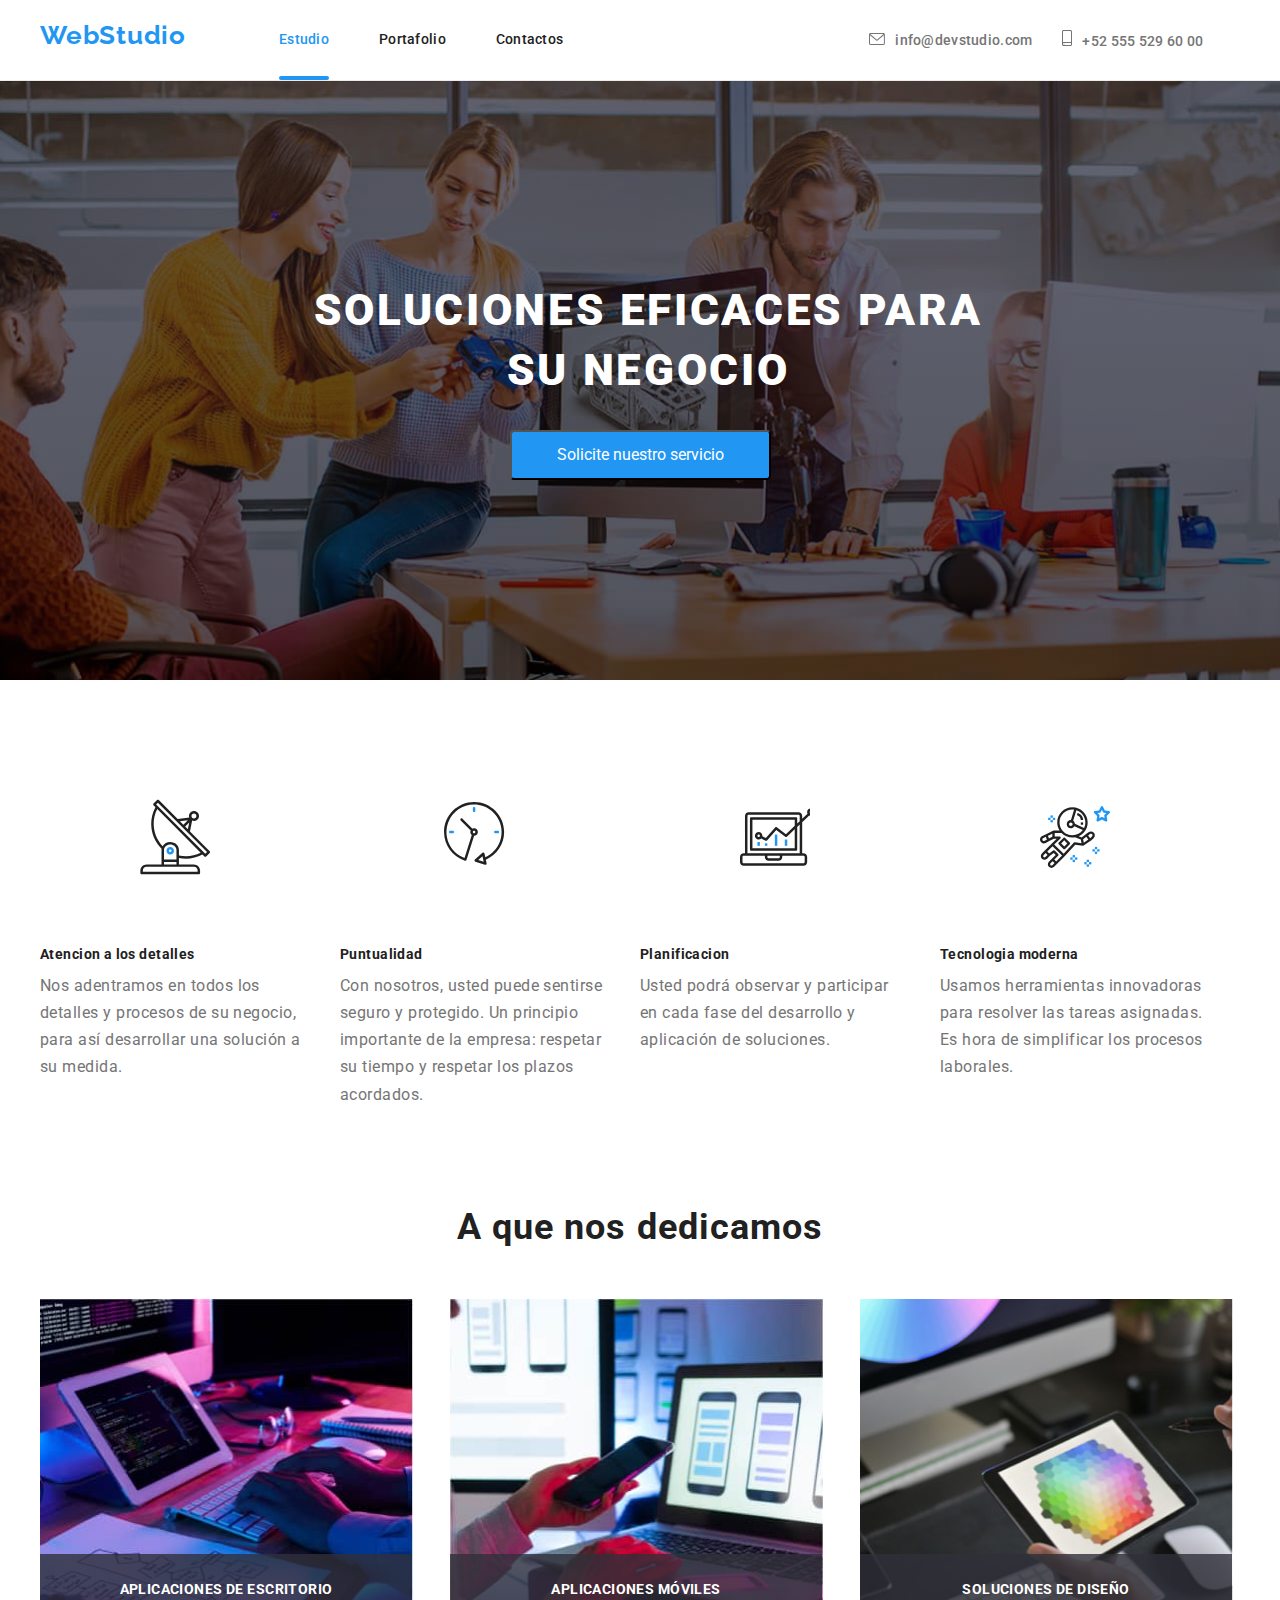
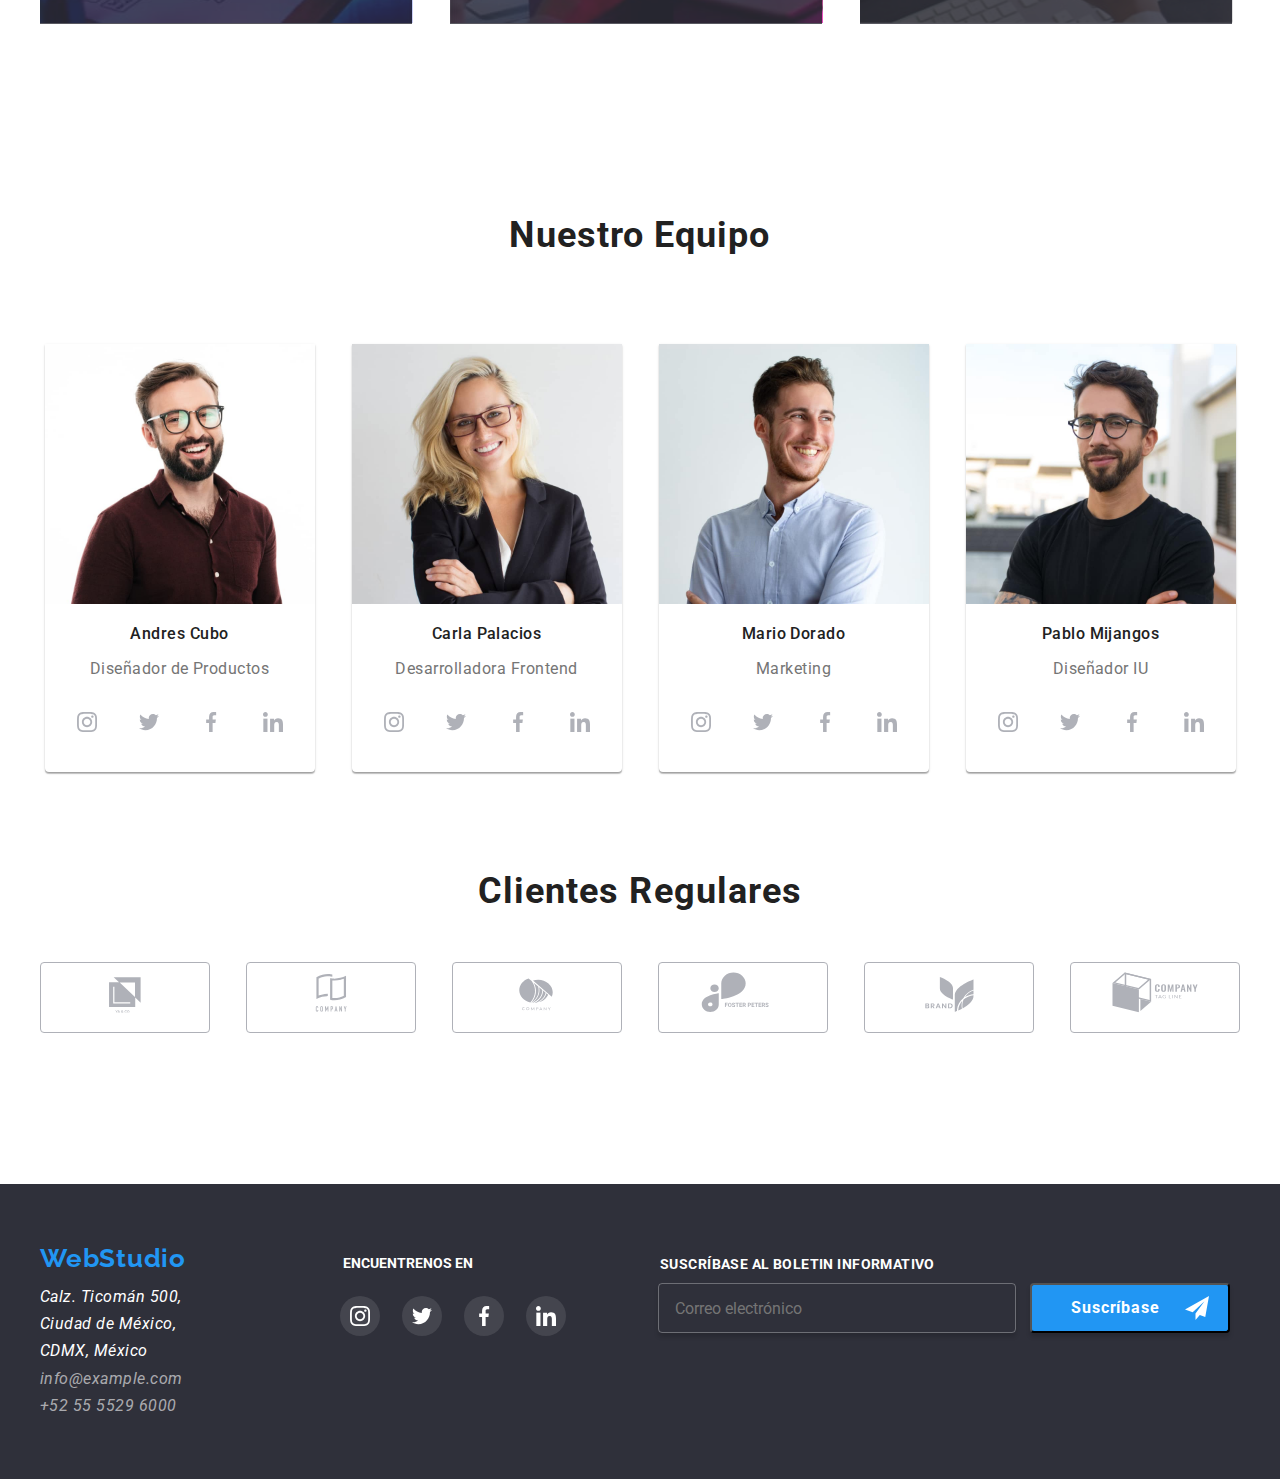
<file: index.html>
<!DOCTYPE html>
<html lang="es">
<head>
    <meta charset="UTF-8">
    <meta name="viewport" content="width=device-width, initial-scale=1.0">
    <title>Estudio</title>
    <link
        rel="stylesheet"
        href="https://cdnjs.cloudflare.com/ajax/libs/modern-normalize/1.0.0/modern-normalize.min.css"
        />
    <link rel="stylesheet" href="./css/styles.css">
</head>
<body>
    <header class="shadow_header">
        <div class="container ">
        <nav class="headers_navigation">
            <span><a href="./index.html" class="logo">WebStudio</a></span>
            <div class="menu_navigation">
            <ul class="links menu_list list">
                <li><a href="./index.html" class="header_link current">Estudio</a></li>
                <li><a href="./portfolio.html" class="header_link">Portafolio</a></li>
                <li><a href="#" class="header_link">Contactos</a></li>
            </ul>
        
            <ul class="links menu_contact ">
                <li class="icon_contacts">
                    <a class="email_contact" href="mailto:info@devstudio.com"> 
                    <svg class="icon_sobre">
                    <use href="./images/contactos/symbol-defs.svg#icon-sobre"></use>
                </svg>info@devstudio.com
            </a>
            </li>
                <li >
                <li class="icon_contacts"> 
                    <a class="cel_contact" href="tel:+525555296000">
                    <svg class="icon_cel">
                    <use  href="./images/contactos/symbol-defs.svg#icon-telfono-inteligente"></use>
                    </svg>+52 555 529 60 00
                    </a>
                </li>
            </ul>
        </nav>
        </div>
    </header>
    <main class="main__head ">
        <section class="head_title bg_imagen ">
        <div class="container ">
            <h1 class="main_title " >SOLUCIONES EFICACES PARA SU NEGOCIO</h1>
            <button data-modal-open type="button" class="button_primary">Solicite nuestro servicio</button>
        </div>
        </section>
        <section>
        <div class="container">
            <div>
            <ul class="about_list list">
                <li>
                    <svg class="icon_about">
                        <use href="./images/about/symbol-defs.svg#icon-Antena"></use>
                    </svg>
                    <h3 class="about_item">Atencion a los detalles</h3>
                    <p class="about_text about_container">Nos adentramos en todos los detalles y procesos de su negocio, para así desarrollar una solución a su medida.</p>
                </li>
                <li>
                    <svg class="icon_about">
                        <use href="./images/about/symbol-defs.svg#icon-reloj"></use>
                    </svg>
                    <h3 class="about_item">Puntualidad</h3>
                    <p class="about_text about_container">Con nosotros, usted puede sentirse seguro y protegido. Un principio importante de la empresa: respetar su tiempo y respetar los plazos acordados.</p>
                </li>
                <li>
                    <svg class="icon_about">
                        <use href="./images/about/symbol-defs.svg#icon-diagrama"></use>
                    </svg>
                    <h3 class="about_item ">Planificacion</h3>
                    <p class="about_text about_container">Usted podrá observar y participar en cada fase del desarrollo y aplicación de soluciones.</p>
                </li>
                <li>
                    <svg class="icon_about">
                        <use href="./images/about/symbol-defs.svg#icon-astronauta"></use>
                    </svg>
                    <h3 class="about_item">Tecnologia moderna</h3>
                    <p class="about_text about_container">Usamos herramientas innovadoras para resolver las tareas asignadas. Es hora de simplificar los procesos laborales.</p>
                </li>
            </ul>
            </div>
        </div>
        </section>
        <section class="main__services">
        <div class="container">
            <h2 class="headings_service list">A que nos dedicamos</h2>
            <div class=" container">
            <ul class="images_services list">
                <li class="imagen_servicio">
                    <img src="./images/services/Service1.jpg" alt="servicios" width="373" height="324">
                    <div class="services_text">APLICACIONES DE ESCRITORIO </div></li>
                <li class="imagen_servicio"><img src="./images/services/Service2.jpg" alt="servicios" width="373" height="324">
                    <div class="services_text">APLICACIONES MÓVILES </div></li>
                <li class=""><img src="./images/services/Service3.jpg" alt="servicios" width="373" height="324">
                    <div class="services_text">SOLUCIONES DE DISEÑO </div></li>
            </ul> 
            </div>
        </div>
        </section>
        <section class="main__team">
        <div class="container images_team">
            <h2 class="headings_team container">Nuestro Equipo</h2>
            <div>
            <ul class="list shadow ">
                <li class="target">
                <img  src="./images/team/Andres_C.jpg" alt="Nuestro team" width="270" height="260">
                <h3 class="job_name">Andres Cubo</h3>
                <p class="job_title">Diseñador de Productos</p>
                <ul class="container icon_svg ">
                    <li class="bg_redes">
                        <svg class="svg_redes"><a href="#"></a>
                        <use href="./images/redes/symbol-defs.svg#icon-instagram"></use>
                        </svg>
                    </li>
                    <li class="bg_redes">
                        <svg class="svg_redes"><a href="#"></a>
                        <use href="./images/redes/symbol-defs.svg#icon-twitter" ></use>
                        </svg>
                    </li>
                    <li class="bg_redes">
                        <svg class="svg_redes"><a href="#"></a>
                        <use href="./images/redes/symbol-defs.svg#icon-facebook"></use>
                        </svg>
                    </li>
                    <li class="bg_redes">
                        <svg class="svg_redes"><a href="#"></a>
                        <use href="./images/redes/symbol-defs.svg#icon-linkedin" ></use>
                        </svg>
                    </li>
                </ul>
                </li>
            </ul>
            </div>
            <div>
            <ul class="list shadow">
                <li>
                <img src="./images/team/Carla_P.jpg" alt="Nuestro team" width="270">
                <h3 class="job_name">Carla Palacios</h3>
                <p class="job_title">Desarrolladora Frontend</p>
                <ul class="container icon_svg ">
                    <li class="bg_redes">
                        <svg class="svg_redes"><a href="#"></a>
                        <use href="./images/redes/symbol-defs.svg#icon-instagram"></use>
                        </svg>
                    </li>
                    <li class="bg_redes">
                        <svg class="svg_redes"><a href="#"></a>
                        <use href="./images/redes/symbol-defs.svg#icon-twitter" ></use>
                        </svg>
                    </li>
                    <li class="bg_redes">
                        <svg class="svg_redes"><a href="#"></a>
                        <use href="./images/redes/symbol-defs.svg#icon-facebook"></use>
                        </svg>
                    </li>
                    <li class="bg_redes">
                        <svg class="svg_redes"><a href="#"></a>
                        <use href="./images/redes/symbol-defs.svg#icon-linkedin" ></use>
                        </svg>
                    </li>
                </ul>
                </li>
            </ul>
            </div>
            <div>
            <ul class="list shadow">
                <li>
                <img src="./images/team/Mario_D.jpg" alt="nuestro team" width="270">
                <h3 class="job_name">Mario Dorado</h3>
                <p class="job_title">Marketing</p>
                <ul class="container icon_svg ">
                    <li class="bg_redes">
                        <svg class="svg_redes"><a href="#"></a>  
                        <use href="./images/redes/symbol-defs.svg#icon-instagram"></use>
                        </svg>
                    </li>
                    <li class="bg_redes">
                        <svg class="svg_redes"><a href="#"></a>
                        <use href="./images/redes/symbol-defs.svg#icon-twitter" ></use>
                        </svg>
                    </li>
                    <li class="bg_redes">
                        <svg class="svg_redes"><a href="#"></a>
                        <use href="./images/redes/symbol-defs.svg#icon-facebook"></use>
                        </svg>
                    </li>
                    <li class="bg_redes">
                        <svg class="svg_redes"><a href="#"></a>
                        <use href="./images/redes/symbol-defs.svg#icon-linkedin" ></use>
                        </svg>
                    </li>
                </ul>
                </li>
            </ul>
            </div>
            <div>
            <ul class="list shadow">
                <li>
                <img src="./images/team/Pablo_M.jpg" alt="nuestro team" width="270">
                <h3 class="job_name">Pablo Mijangos</h3>
                <p class="job_title">Diseñador IU</p>
                <ul class="container icon_svg ">
                    <li class="bg_redes">
                        <svg class="svg_redes"><a href="#"></a>
                        <use href="./images/redes/symbol-defs.svg#icon-instagram"></use>
                        </svg> 
                    </li>
                    <li class="bg_redes"><a href="#" ></a>
                        <svg class="svg_redes">
                        <use href="./images/redes/symbol-defs.svg#icon-twitter" ></use>
                        </svg>
                    </li>
                    <li class="bg_redes"><a href="#"></a>
                        <svg class="svg_redes">
                        <use href="./images/redes/symbol-defs.svg#icon-facebook"></use>
                        </svg>
                    </li>
                    <li class="bg_redes"><a href="#" ></a>
                        <svg class="svg_redes">
                        <use href="./images/redes/symbol-defs.svg#icon-linkedin" ></use>
                        </svg>
                    </li>
                </ul>
                </li>
            </ul>
            </div>
        </div>
        </section>
        <section>
        <div class="container">
            <h2 class="headings_service list">Clientes Regulares</h2>
            <nav >
            <ul class="container_clientes">
                <li class="border_svg"><a href="#" class="clientes_links">
                    <svg class="svg_cliente">
                    <use href="./images/clientes/symbol-defs.svg#icon-cliente-1" ></use>
                    </svg></a>
                </li>
                <li class="border_svg"><a href="#" class="clientes_links">
                    <svg class="svg_cliente">
                    <use href="./images/clientes/symbol-defs.svg#icon-cliente-2" ></use>
                    </svg></a>
                </li>
                <li class="border_svg"><a href="#" class="clientes_links">
                    <svg class="svg_cliente">
                    <use href="./images/clientes/symbol-defs.svg#icon-cliente-3" ></use>
                    </svg></a>
                </li>
                <li class="border_svg"><a href="#" class="clientes_links">
                    <svg class="svg_cliente">
                    <use href="./images/clientes/symbol-defs.svg#icon-cliente-4" ></use>
                    </svg></a>
                </li>
                <li class="border_svg"><a href="#" class="clientes_links">
                    <svg class="svg_cliente">
                    <use href="./images/clientes/symbol-defs.svg#icon-cliente-5" ></use>
                    </svg></a>
                </li>
                <li class="border_svg"><a href="#" class="clientes_links">
                    <svg class="svg_cliente">
                    <use href="./images/clientes/symbol-defs.svg#icon-cliente-6" ></use>
                    </svg></a>
                </li>
            </ul>
            </nav>
        </div>
        </section>
        </main>
    <footer class="main__footer">
    <div class="container">
        <div class="logo_footer">
        <a href="#" class="logo logo_footer">WebStudio</a>
        <h2 class="Contact_redes container">ENCUENTRENOS EN </h2>
        <h2 class="footer_suscriptor container">SUSCRÍBASE AL BOLETIN INFORMATIVO </h2>
        </div>
        <address class="main__address">
        <div class="container main__address">
        <ul class="list container_address">
            <li><a href="#" class="footer_address">Calz. Ticomán 500, Ciudad de México, CDMX, México</a></li>
            <li><a href="info@example.com" class="footer_contact"> info@example.com</a></li>
            <li><a href="tel:+525555296000"class="footer_contact"> +52 55 5529 6000</a></li>
        </ul>
        <div>
        <ul class="container footer_iconos ">
            <li class="bg_footer">
                <svg class="svg_foter"><a href="#"></a>  
                <use href="./images/redes/symbol-defs.svg#icon-instagram"></use>
                </svg>
            </li>
            <li class="bg_footer">
                <svg class="svg_foter"><a href="#"></a>
                <use href="./images/redes/symbol-defs.svg#icon-twitter" ></use>
                </svg>
            </li>
            <li class="bg_footer">
                <svg class="svg_foter"><a href="#"></a>
                <use href="./images/redes/symbol-defs.svg#icon-facebook"></use>
                </svg>
            </li>
            <li class="bg_footer">
                <svg class="svg_foter"><a href="#"></a>
                <use href="./images/redes/symbol-defs.svg#icon-linkedin" ></use>
                </svg>
            </li>
        </ul>
        </div>
        <div class="footer_suscripcion">
            <label for="email" class="footer_label" ></label>
            <input type="email" name="email_footer" id="email" class="footer_email" placeholder="Correo electrónico">
            <button type="submit" class="boton_footer">Suscríbase</button>
            <svg class="footer_icon_suscrition" width="24" height="24"  >
                <use href="./images/redes/symbol-defs11.svg#icon-enviar-cono"  ></use>
            </svg>

        </div>
    </div>
        
        </address>
    </div>
    </footer>
    <div class="backdrop is-hidden" data-modal>
        <div class="modal">
            <button data-modal-close class="close-button" type="button">
            <svg  width="18" height="18">
                <use href="./images/modal/symbol-defs.svg#icon-close-black"></use>
            </svg>
            </button>
            <p class="modal_text">Deje sus datos, nos contactaremos con usted</p>
            <div class="formulario">
                <label for="user_name">Nombre</label>
                <div class="input_group">
                <input type="text" name="Nombre" id="user_name" class="input_modals">
                <svg class="modal_icons" width="18" height="18">
                    <use  href="./images/modal/symbol-defs1.svg#icon-persona-negra"></use>
                </svg>
                </div>
                <label for="user_tel">Telefono</label>
                <div class="input_group">
                <input type="tel" name="user-phone" id="user_tel" class="input_modals" min="0" max="12">
                <svg class="modal_icons" width="18" height="18">
                    <use  href="./images/modal/symbol-defs1.svg#icon-telfono-negro"></use>
                </svg><br>
                </div>
                <label for="user_email">E-mail</label><br>
                <div class="input_group">
                <input type="email" name="mail" id="user_email" class="input_modals">
                <svg class="modal_icons" width="18" height="18">
                    <use  href="./images/modal/symbol-defs1.svg#icon-correo-negro"></use>
                </svg>
                </div>
                <label for="user_coments">Comentarios</label>
                <textarea name="Comentarios" id="user_coments" class="input_coments" cols="" rows="" placeholder="Introduzca el texto"
                ></textarea><br>
                <label for="checkbox" class="check_text">Estoy de acuerdo con el boletín informativo y acepto los Términos y Condiciones</label><br>
                <input type="checkbox" name="Nombre" id="checkbox" class="input_check">
                <button type="submit" class="boton_modal">Enviar</button>
            </div>
        </div>
        <script src="./js/modal.js"></script>
</body>
</html>
</file>
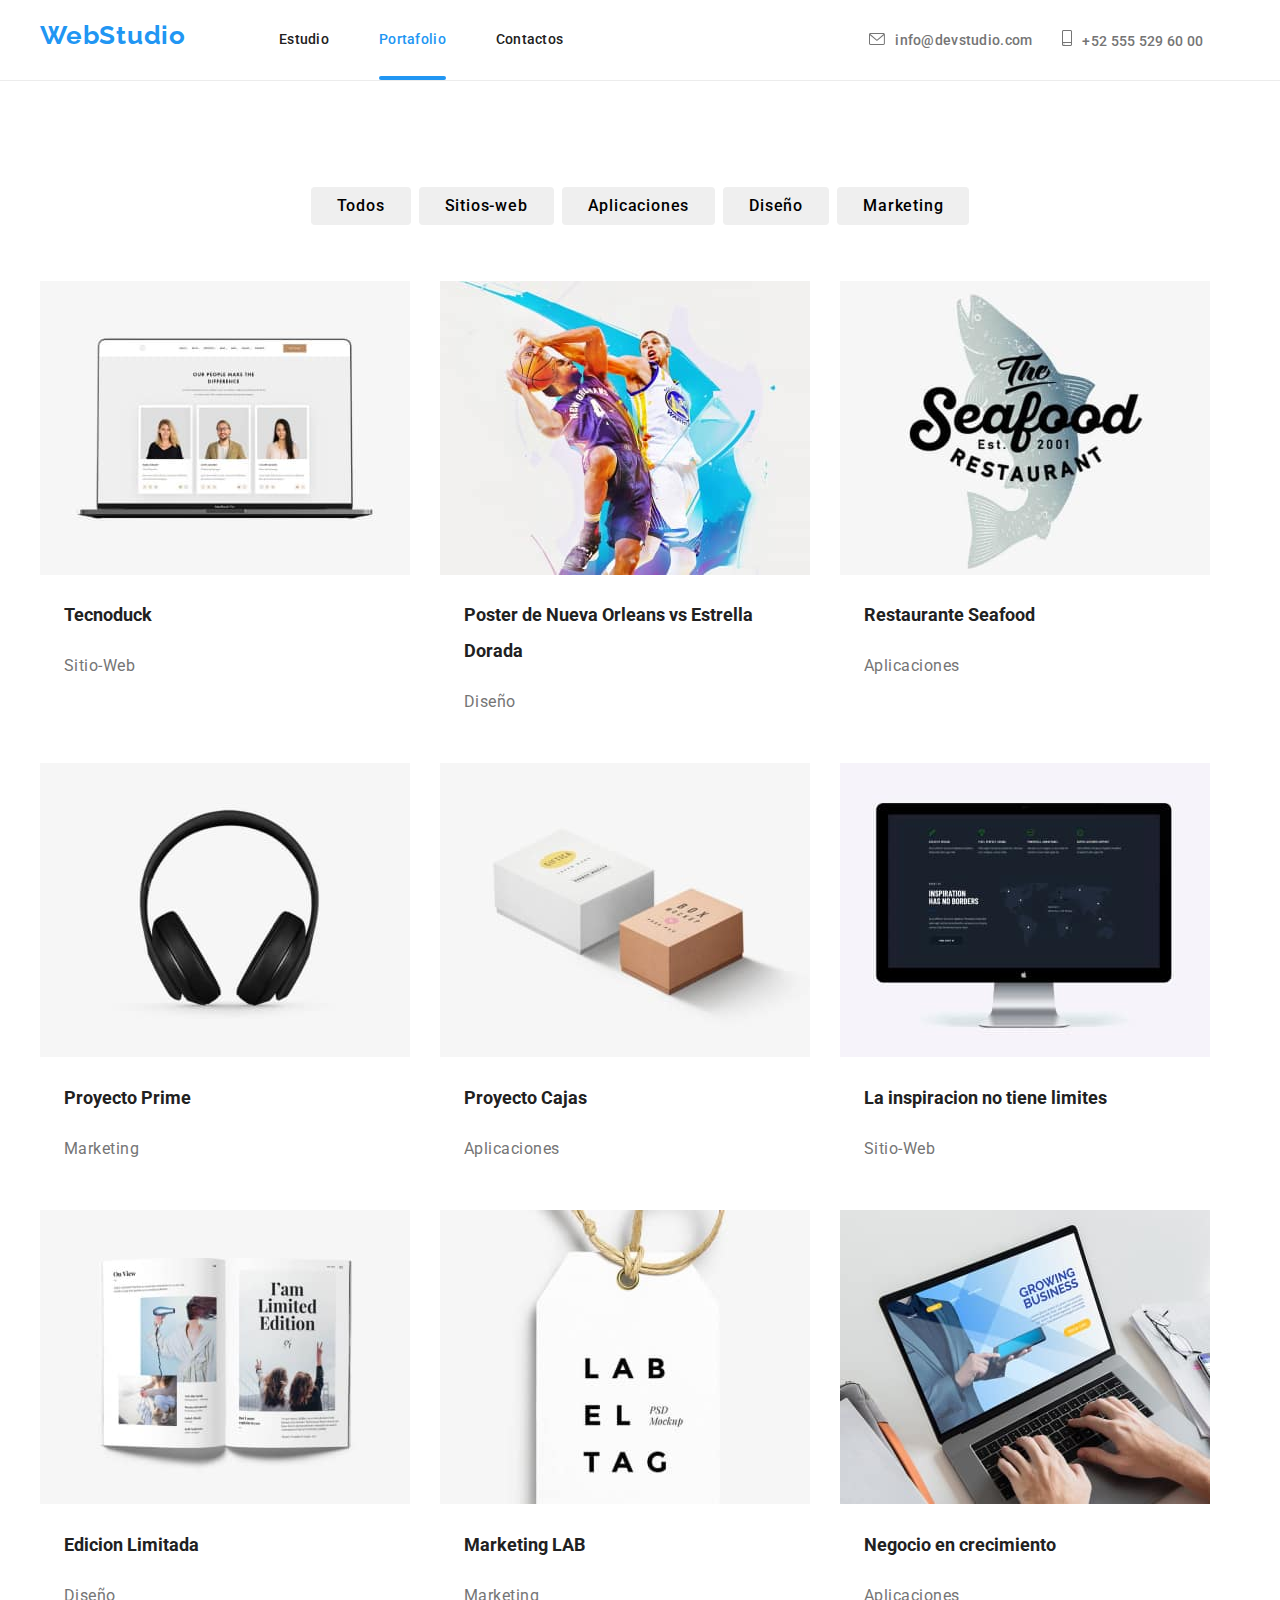
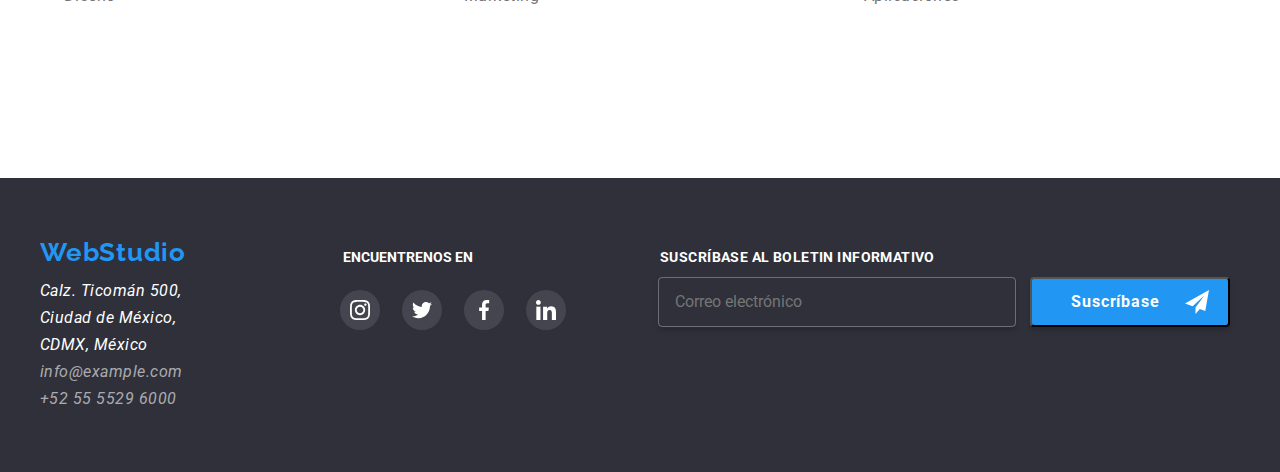
<file: portfolio.html>
<!DOCTYPE html>
<html lang="en">
<head>
    <meta charset="UTF-8">
    <meta name="viewport" content="width=device-width, initial-scale=1.0">
    <title>Portafolio</title>
    <link
        rel="stylesheet"
        href="https://cdnjs.cloudflare.com/ajax/libs/modern-normalize/1.0.0/modern-normalize.min.css"
        />
    <link rel="stylesheet" href="./css/styles.css">
</head>
<body>
    <header class="shadow_header">
        <div class="container ">
            <nav class="headers_navigation">
                <span><a href="./index.html" class="logo">WebStudio</a></span>
                <div class="menu_navigation">
                <ul class="links menu_list list">
                    <li><a href="./index.html" class="header_link ">Estudio</a></li>
                    <li><a href="./portfolio.html" class="header_link current">Portafolio</a></li>
                    <li><a href="#" class="header_link">Contactos</a></li>
                </ul>
            
                <ul class="links menu_contact ">
                    <li class="icon_contacts">
                        <a class="email_contact" href="mailto:info@devstudio.com"> 
                        <svg class="icon_sobre">
                        <use href="./images/contactos/symbol-defs.svg#icon-sobre"></use>
                    </svg>info@devstudio.com
                </a>
                </li>
                    <li >
                    <li class="icon_contacts"> 
                        <a class="cel_contact" href="tel:+525555296000">
                        <svg class="icon_cel">
                        <use  href="./images/contactos/symbol-defs.svg#icon-telfono-inteligente"></use>
                        </svg>+52 555 529 60 00
                        </a>
                    </li>
                </ul>
            </nav>
            </div>
    </header>
    <main>
        <section class="proyect_filter">
            <div class="container">
            <h1 class="portafolio">portfolio</h1>
            <ul class="list_button container list">
                <li><button type="button" class="button_item button_nav">Todos</button></li>
                <li><button type="button" class="button_item button_nav">Sitios-web</button></li>
                <li><button type="button" class="button_item button_nav">Aplicaciones</button></li>
                <li><button type="button" class="button_item button_nav">Diseño</button></li>
                <li><button type="button" class="button_item button_nav">Marketing</button></li>
            </ul>
            </div>
        </section>
        <section> 
            <div class="container">
                <ul class="card_photo list ">
                    <li class="border">
                        <div class="tarjetas_container">
                            <img src="./images/Portafolio/proyecto1.jpg" width="370" />
                            <p class="card_text">Tecnoduck es una plataforma de distribución de coronavirus de última generación. Las compañías usan esta plataforma para el espionaje digital y los ataques a los servidores seguros de la competencia.</p>
                        </div>
                            <h3 class="proyect_name">Tecnoduck</h3>
                            <p class="categories">Sitio-Web</p>
                    </li>
                    <li class="border">
                        <div class="tarjetas_container">
                            <img  src="./images/Portafolio/proyecto2.jpg" width="370">
                            <p class="card_text">Lorem ipsum dolor sit amet, consectetur adipisicing elit. Aliquid asperiores, illo, libero consequatur quasi iusto animi vero quisquam iste qui dicta, nihil facere repellendus quas aspernatur fuga quidem illum sit! </p>
                        </div>
                            <h3 class="proyect_name">Poster de Nueva Orleans vs Estrella Dorada</h3>
                            <p class="categories">Diseño</p>
                        </li>
                    <li class="border">
                        <div class="tarjetas_container">
                            <img  src="./images/Portafolio/proyecto3.jpg" width="370">
                            <p class="card_text">Lorem ipsum dolor sit amet, consectetur adipisicing elit. Aliquid asperiores, illo, libero consequatur quasi iusto animi vero quisquam iste qui dicta, nihil facere repellendus quas aspernatur fuga quidem illum sit! </p>
                        </div>
                            <h3 class="proyect_name">Restaurante Seafood</h3>
                            <p class="categories">Aplicaciones</p>
                        </li>
                    <li class="border">
                        <div class="tarjetas_container">
                            <img src="./images/Portafolio/proyecto4.jpg" width="370">
                            <p class="card_text">Lorem ipsum dolor sit amet, consectetur adipisicing elit. Aliquid asperiores, illo, libero consequatur quasi iusto animi vero quisquam iste qui dicta, nihil facere repellendus quas aspernatur fuga quidem illum sit! </p>
                        </div>
                            <h3 class="proyect_name">Proyecto Prime</h3>
                            <p class="categories">Marketing</p>
                        </li>
                    <li class="border">
                        <div class="tarjetas_container">
                            <img  src="./images/Portafolio/proyecto5.jpg" width="370">
                            <p class="card_text">Lorem ipsum dolor sit amet, consectetur adipisicing elit. Aliquid asperiores, illo, libero consequatur quasi iusto animi vero quisquam iste qui dicta, nihil facere repellendus quas aspernatur fuga quidem illum sit! </p>
                        </div>
                            <h3 class="proyect_name">Proyecto Cajas</h3>
                            <p class="categories">Aplicaciones</p>
                        </li>
                    <li class="border">
                        <div class="tarjetas_container">
                            <img src="./images/Portafolio/proyecto6.jpg" width="370">
                            <p class="card_text">Lorem ipsum dolor sit amet, consectetur adipisicing elit. Aliquid asperiores, illo, libero consequatur quasi iusto animi vero quisquam iste qui dicta, nihil facere repellendus quas aspernatur fuga quidem illum sit! </p>
                        </div>
                            <h3 class="proyect_name">La inspiracion no tiene limites</h3>
                            <p class="categories">Sitio-Web</p>
                        </li>
                    <li class="border">
                        <div class="tarjetas_container">
                            <img src="./images/Portafolio/proyecto7.jpg" width="370">
                            <p class="card_text">Lorem ipsum dolor sit amet, consectetur adipisicing elit. Aliquid asperiores, illo, libero consequatur quasi iusto animi vero quisquam iste qui dicta, nihil facere repellendus quas aspernatur fuga quidem illum sit! </p>
                        </div>
                            <h3 class="proyect_name">Edicion Limitada</h3>
                            <p class="categories">Diseño</p>
                        </li>
                    <li class="border">
                        <div class="tarjetas_container">
                            <img src="./images/Portafolio/proyecto8.jpg" width="370">
                            <p class="card_text">Lorem ipsum dolor sit amet, consectetur adipisicing elit. Aliquid asperiores, illo, libero consequatur quasi iusto animi vero quisquam iste qui dicta, nihil facere repellendus quas aspernatur fuga quidem illum sit! </p>
                        </div>
                            <h3 class="proyect_name">Marketing LAB</h3>
                            <p class="categories">Marketing</p>
                        </li>
                    <li class="border">
                        <div class="tarjetas_container">
                            <img src="./images/Portafolio/proyecto9.jpg" width="370">
                            <p class="card_text">Lorem ipsum dolor sit amet, consectetur adipisicing elit. Aliquid asperiores, illo, libero consequatur quasi iusto animi vero quisquam iste qui dicta, nihil facere repellendus quas aspernatur fuga quidem illum sit! </p>
                        </div>
                            <h3 class="proyect_name">Negocio en crecimiento</h3>
                            <p class="categories">Aplicaciones</p>
                        </li>
                </ul>
            </div>
        </section>
    </main>
    <footer class="main__footer">
        <div class="container">
            <div class="logo_footer">
            <a href="#" class="logo logo_footer">WebStudio</a>
            <h2 class="Contact_redes container">ENCUENTRENOS EN </h2>
            <h2 class="footer_suscriptor container">SUSCRÍBASE AL BOLETIN INFORMATIVO </h2>
            </div>
            <address class="main__address">
            <div class="container main__address">
            <ul class="list container_address">
                <li><a href="#" class="footer_address">Calz. Ticomán 500, Ciudad de México, CDMX, México</a></li>
                <li><a href="info@example.com" class="footer_contact"> info@example.com</a></li>
                <li><a href="tel:+525555296000"class="footer_contact"> +52 55 5529 6000</a></li>
            </ul>
            <div>
            <ul class="container footer_iconos ">
                <li class="bg_footer">
                    <svg class="svg_foter"><a href="#"></a>  
                    <use href="./images/redes/symbol-defs.svg#icon-instagram"></use>
                    </svg>
                </li>
                <li class="bg_footer">
                    <svg class="svg_foter"><a href="#"></a>
                    <use href="./images/redes/symbol-defs.svg#icon-twitter" ></use>
                    </svg>
                </li>
                <li class="bg_footer">
                    <svg class="svg_foter"><a href="#"></a>
                    <use href="./images/redes/symbol-defs.svg#icon-facebook"></use>
                    </svg>
                </li>
                <li class="bg_footer">
                    <svg class="svg_foter"><a href="#"></a>
                    <use href="./images/redes/symbol-defs.svg#icon-linkedin" ></use>
                    </svg>
                </li>
            </ul>
            </div>
            <div class="footer_suscripcion">
                <label for="email" class="footer_label" ></label>
                <input type="email" name="email_footer" id="email" class="footer_email" placeholder="Correo electrónico">
                <button type="submit" class="boton_footer">Suscríbase</button>
                <svg class="footer_icon_suscrition" width="24" height="24"  >
                    <use href="./images/redes/symbol-defs11.svg#icon-enviar-cono"  ></use>
                </svg>
    
            </div>
        </div>
            
            </address>
        </div>
        </footer>
    </body>
    </html>
</file>
<file: css/styles.css>
@import url('https://fonts.googleapis.com/css2?family=Roboto:ital,wght@0,100;0,300;0,400;0,500;0,700;0,900;1,100;1,300;1,400;1,500;1,700;1,900&display=swap');
@import url('https://fonts.googleapis.com/css2?family=Raleway:ital,wght@0,100;0,200;0,300;0,400;0,500;0,600;0,700;0,800;0,900;1,100;1,200;1,300;1,400;1,500;1,600;1,700;1,800;1,900&family=Roboto:ital,wght@0,100;0,300;0,400;0,500;0,700;0,900;1,100;1,300;1,400;1,500;1,700;1,900&display=swap');

:root{
    --color_blue: rgba(33, 150, 243, 1);
    --color_black: rgb(33, 33, 33, 1);
    --color_gray: rgba(117, 117, 117, 1);
    --color_footer: rgba(255, 255, 255, 0.6);
    --color_white: rgba(255, 255, 255, 1);
    --color_icon_gray: rgba(175, 177, 184, 1);
    --color_icono_cliente_blue:  rgba(33, 150, 243, 1);
    --color_icono_redes: rgba(175, 177, 184, 1);
    --color_fondo_redes: rgba(33, 150, 243, 1);
    
}
.links{
    font-weight: 500;
    line-height: 1.1;
    letter-spacing: 0.02em;
    font-size: 14px;
    
}

body{
    font-family: 'Roboto', sans-serif;
    margin: 0;
    padding: auto;
}
a:any-link{
    text-decoration: none;
    
}
a:visited{
    text-decoration: none;
}

ul > li{
    list-style: none;
    margin: 0;
}
.list{
    margin: 0;
    padding: 0;
}
.shadow_header{
    border-bottom:rgba(236, 236, 236, 1) 1px solid;
    

}

.headers_navigation{
    display: flex;
    flex-wrap: wrap;
    text-align: center;
    align-items: center;
    margin: auto;
    height: 80px;

}
.menu_navigation{
    display: flex;
    flex-wrap: wrap;
    justify-content: space-between;
    align-items: center;
    height: auto;
    outline:none;
}
.menu_list{
    display: flex;
    flex-wrap: wrap;
    justify-content: space-between;
    gap: 50px;
    margin-right: 306px;
    text-align: center;
    padding-bottom: 32px;
    padding-top: 32px;
    
}
.menu_contact{
    display: flex;
    flex-wrap: wrap;
    justify-content: space-between;
    padding-left: 0px;
    align-items: center;
    
}
.container{
    margin: auto;
    width: 1200px;
    
}

.logo{
    color: var(--color_blue);
    font-family: Raleway;
    font-weight: 700;
    line-height: 1.1;
    letter-spacing: 0.03em;
    font-size: 26px;
    column-gap: 92px;
    padding-right: 93px;
    outline: none;
    display: flex;
    margin-bottom: 10px;
    align-items: center;
}

.header_link{
    color: var(--color_black);
    outline: none;
    margin: auto;
    height: 100%;
    display: inline-block;
    position: relative;
    
}
.current::after{
    display: inline-block;
    position:absolute;
    content: "";
    width: 100%;
    height: 4px;
    border-radius: 2px;
    background: rgb(33, 150, 243);
    left: 0px;
    bottom: -32px;    
}

.header_link:hover::after,
.header_link:focus::after,
.header_link:focus-within::after
{
    display: inline-block;
    position:absolute;
    content: "";
    width: 100%;
    height: 4px;
    border-radius: 2px;
    background: rgb(33, 150, 243);
    left: 0px;
    bottom: -32px; 

}
.header_link:hover{
    color: var(--color_blue);
}
.header_link:focus{
    color: var(--color_blue);
}
.links:focus-within{
    color: var(--color_blue);
}
.header_link.current{
    color: var(--color_blue);
}
.mail_contact.current{
    fill:var(--color_blue);
    color:var(--color_blue);
}
.icon_contacts{
    padding-right: 0px;
    margin-right: 30px;
    border-right-width: 10px;
    cursor: pointer;
    fill: var(--color_gray);
}
.icon_contacts:hover {
    fill:var(--color_blue);
}
.icon_contacts:focus{
    fill:var(--color_blue);
}
.icon_contacts:focus-within{
    fill:var(--color_blue);
}
.cel_contact{
    color:var(--color_gray);
    outline: none;
}
.cel_contact:focus{
    color:var(--color_gray);
}
.cel_contact:focus-within{
    color:var(--color_blue)
}
.cel_contact:hover{
    color:var(--color_blue);
}
.cel_contact:active{
    color: var(--color_blue);
}
.email_contact{
    color:var(--color_gray);
    outline: none;

}
.email_contact:focus{
    color:var(--color_blue)
}
.email_contact:focus-within{
    color:var(--color_blue)
}
.email_contact:hover{
    color:var(--color_blue);
}
.email_contact:active{
    color: var(--color_blue);
}
.icon_sobre{
    width: 16px; 
    height: 16px;
    margin-right: 10px;
    margin-bottom: -2px;
}
.icon_cel{
    width: 10px; 
    height: 16px;
    margin-right: 10px;
}
.head_container{
    width: 1200px;
    padding-left: 15px;
    padding-right: 15px;
    margin: auto;
}
.head_title{
    color: var(--color_white);
    background-color: var(--color_black);
    text-align:center;

}
.bg_imagen{
    background-image: linear-gradient(to bottom,rgba(47, 48, 58, 0.4),rgba(0, 0, 0, 0.4)),
        url("../images/services/bg_imagen.jpg");
    background-size: cover;
    background-position: bottom center;
}   
.main_title{
    font-family: inherit;
    text-align: center;
    display: flex;
    margin-left: 260px;
    font-weight: 900;
    font-size: 44px;
    line-height: 1.36;
    letter-spacing: 0.06em;
    padding-top: 200px;
    width: 696px;
    margin-top: 0px

}
.button_primary{
    color: var(--color_white);
    background-color: var(--color_blue);
    cursor: pointer;
    display: inline-flex;
    border-radius: 4px;
    width: 261px;
    height: 50px;
    margin-bottom: 200px;
    gap: 10px;
    box-sizing: border-box;
    align-items: center;
    justify-content: center;
    outline: none;
}
.button_primary:hover{
    box-shadow: rgb(0, 0, 0) 0px 4px 4px 0px;
}
.button_primary:focus-within{
    box-shadow: rgb(0, 0, 0) 0px 4px 4px 0px;
}
.button_primary:focus{
    box-shadow: rgb(0, 0, 0) 0px 4px 4px 0px;
}
.about_list{
    font-family: 'Roboto';
    margin: auto;
    display: flex;
    flex-wrap: wrap;
    width: 1200px;
    padding-top: 82px;
    column-gap: 30px;

}

.icon_about{
    width: 270px;
    padding-right: 100px;
    padding-left: 100px;
}

.about_item{
    color: var(--color_black);
    font-family: inherit;
    font-weight: 700;
    line-height: 1.1;
    font-size: 14px;
    letter-spacing: 0.03em;
    margin-top: 30px;
    margin-bottom: 10px;

}
.about_item:hover{
    color: var(--color_gray);
}
.about_text{
    font-family:inherit;
    font-style: normal;
    color:var(--color_gray);
    font-weight: 400;
    line-height: 1.7;
    size: 14px;
    letter-spacing: 0.03em;
    
}
.about_container{
    margin: auto;
    width: 270px;
}
.main__services{
    margin: auto;
    justify-content: center;
}
.headings_service{
    color: var(--color_black);
    font-family: inherit;
    text-align:center;
    font-weight: 700;
    line-height: 1.16;
    font-size: 36px;
    letter-spacing: 0.03em;
    padding-bottom: 50px;
    margin-top: 99px;
}
.headings_team{
    color: var(--color_black);
    font-family: inherit;
    text-align:center;
    font-weight: 700;
    line-height: 1.16;
    font-size: 36px;
    letter-spacing: 0.03em;
    padding-bottom: 50px;
    margin-top: 188px;
}
.images_services{
    display: flex;
    flex-wrap: wrap;
    align-items: center;
    width: 1200px;
    column-gap: 37px;
    position: relative;
}
.imagen_servicio{
    position: relative;
}

.services_text{
    position: absolute;
    color:var(--color_white);
    text-align: center;
    font-family: inherit;
    line-height: normal;
    font-style: normal;
    font-size: 14px;
    font-weight: 700;
    letter-spacing: 0.42px;
    width: 372px;
    height: 70px;
    bottom: 3px;
    background: rgba(47, 48, 58, 0.80);
    padding-top: 27px;


}
.main__team{
    display: flex;
    flex-wrap: wrap;
    
}
.shadow{
    box-shadow: 0px 2px 1px 0px rgba(0, 0, 0, 0.20), 0px 1px 1px 0px rgba(0, 0, 0, 0.14), 0px 1px 3px 0px rgba(0, 0, 0, 0.12);
    border-radius: 0px 0px 4px 4px;
    padding-bottom: 30px;
    width: 270px;
    height: 428px;
}
.target{
    width: 270px;
    height: 428px;
    
}
.images_team{
    display: flex;
    flex-wrap: wrap;
    flex-direction: row;
    justify-content: center;
    gap: 37px;

}
.job_title{
    color: var(--color_gray);
    font-family: inherit;
    text-align: center;
    font-weight: 400;
    font-size: 16px;
    line-height: 1.2;
    letter-spacing: 0.03em;
    margin-bottom: 24px; 
    height: 19px;
    width: 270px;
}
.job_name{
    color: var(--color_black);
    font-family: inherit;
    text-align: center;
    font-weight: 500;
    font-size: 16px;
    line-height: 1.2;
    letter-spacing: 0.03em;
    height: 19px;
}
.icon_svg{
    cursor: pointer;
    display:flex;
    align-items: center;
    justify-content: space-evenly;
    width: 270px;
    padding-left: 0px;
    fill:var(--color_gray);
}

.svg_redes{
    height: 20px;
    width: 20px;
    
}
.bg_redes{
    height: 40px;
    width: 40px;
    align-items: center;
    justify-content: center;
    display: flex;
    fill: var(--color_icono_redes);
}
.bg_redes:hover{
    fill:var(--color_white);
    background-color: var(--color_fondo_redes);
    border-radius: 50%;
}
.bg_redes:focus{
    fill:var(--color_white);
    background-color: var(--color_fondo_redes);
    border-radius: 50%;
}
.bg_redes:focus-within{
    fill:var(--color_white);
    background-color: var(--color_fondo_redes);
    border-radius: 50%;
}
.container_clientes{
    width: 1200px;
    padding-left: 0px;
    margin: auto;
    display: flex;
    flex-wrap: wrap;
    justify-content: space-between;
    align-items: center;
    cursor: pointer;
    fill: var(--color_icon_gray);
}
.border_svg{
    width: 170px;
    height: 71px;
    border-radius: 4px;
    border: 1px solid rgba(175, 177, 184, 1);
    justify-content: center;
    display: flex;
}
.border_svg:hover{
    border-color:var(--color_icono_cliente_blue);
    fill:var(--color_icono_cliente_blue);
    
}
.border_svg:focus{
    border-color:var(--color_icono_cliente_blue);
    fill: var(--color_icono_cliente_blue);
}
.border_svg:focus-within{
    border-color:var(--color_icono_cliente_blue);
    fill: var(--color_icono_cliente_blue);
}

.clientes_links{
    fill: var(--color_icon_gray);
    outline-color: var(--color_blue);
}
.clientes_links:hover{
    fill: var(--color_blue);
    outline-color: var(--color_blue);
}
.clientes_links:focus{
    fill: var(--color_blue);
    outline-color: var(--color_blue);
}
.clientes_links:focus-within{
    fill: var(--color_blue);
    outline-color: var(--color_blue);
}
.svg_cliente{
    width: 170px;
    height: 53px;
    padding: 8.7px 10.564px 3.503px 11px;
    align-items: center;
    justify-content: center;
    display: flex;
}

.main__footer{
    background-color: rgba(47, 48, 58, 1);
    padding-top: 60px;
    padding-bottom: 60px;
    margin-top: 151px;
}
.main__footer_portafolio{
    background-color: rgba(47, 48, 58, 1);
    padding-top: 60px;
    padding-bottom: 60px;
    margin-top: 142px;
}
.main__address{
    display: flex;
    flex-direction:row;
}
.footer_address{
    color: var(--color_white);
    font-family: inherit;
    font-weight: 400;
    size: 14px;
    line-height: 1.7;
    letter-spacing: 0.03em;
    outline: none;
    width: 231px;
    height: 21px;
}

.footer_iconos{
    fill:var(--color_gray);
    cursor: pointer;
    display:flex;
    align-items: center;
    justify-content: space-evenly;
    width: 270px;
    margin-left: 135px;
    margin-top: 13px;
    padding-left: 0px;
    
}
.footer_contact{
    color: var(--color_footer);
    font-family: inherit;
    font-weight: 400;
    size: 14px;
    line-height: 1.7;
    letter-spacing: 0.03em;
    padding-bottom: 60px;
    outline: none;

}
.footer_address:hover{
    color: var(--color_blue);
}
.footer_address:focus{
    color: var(--color_blue);
}
.footer_address:focus-within{
    color: var(--color_blue);
}
.footer_contact:hover{
    color: var(--color_blue);
}
.footer_contact:focus{
    color: var(--color_blue);
}
.footer_contact:focus-within{
    color: var(--color_blue);
    outline: none;
}
.Redes_footer{
    color:var(--color_white);
    height: 20px;
    width: 20px;
}
.logo_footer{
    display: flex;
    justify-content: center;
    margin-right: 93px;
    padding-right: 0px;

}
.Contact_redes{
    color:var(--color_white);
    font-size: 14px;
    font-weight: 700;
    line-height:1.1;
    display: flex;
    width: 135px;
    padding-left: 0px;
    margin-left: 64px;
    margin-right: 182px;
    
}
.container_address{
    width: 231px;
}

.bg_footer{
    height: 40px;
    width: 40px;
    align-items: center;
    justify-content: center;
    display: flex;
    background-color: rgba(255, 255, 255, 0.10);
    border-radius: 50%;
}
.bg_footer:hover{
    fill:var(--color_white);
    background-color: var(--color_icono_cliente_blue);
    border-radius: 50%;
}
.bg_footer:focus{
    fill:var(--color_white);
    background-color: var(--color_icono_cliente_blue);
    border-radius: 50%;
}
.bg_footer:focus-within{
    fill:var(--color_white);
    background-color: var(--color_icono_cliente_blue);
    border-radius: 50%;
}
.svg_foter{
    height: 20px;
    width: 20px;
    fill: var(--color_white);
    
}
.footer_suscripcion{
    display: flex;
}
.footer_label{
    position: relative;
}
.footer_suscriptor{
    color: #FFF;
    font-family: Roboto;
    font-size: 14px;
    font-style: normal;
    font-weight: 700;
    line-height: normal;
    letter-spacing: 0.42px;
    width: 350px;
    margin-left: 0px;
    width: 275px;
    outline: none;
}
.footer_email{
    width: 358px;
    height: 50px;
    outline: none;
    border-radius: 4px;
    border: 1px solid rgba(255, 255, 255, 0.30);
    background: rgba(33, 150, 243, 0.00);
    box-shadow: 0px 4px 4px 0px rgba(0, 0, 0, 0.15);
    margin-left: 70px;
    color:var(--color_white);
    position: absolute;
    padding-left: 16px;
}
.footer_email:hover{
    border: 1px solid #2196F3;
}
.footer_email:focus{
    border: 1px solid #2196F3;
}
.footer_email:focus-within{
    border: 1px solid #2196F3;
}
.boton_footer{
    color: #FFF;
    text-align: center;
    font-family: Roboto;
    font-size: 16px;
    font-style: normal;
    font-weight: 700;
    line-height: 30px; /* 187.5% */
    letter-spacing: 0.96px;
    width: 200px;
    height: 50px;
    border-radius: 4px;
    background: #2196F3;
    box-shadow: 0px 4px 4px 0px rgba(0, 0, 0, 0.15);
    margin-left: 442px;
    padding-right: 72px;
    padding-left: 39px;
    outline: none;
    cursor: pointer;
}
.footer_icon_suscrition{
    position: relative;
    fill: var(--color_white);
    top: 13px;
    right: 45px;
    cursor: pointer;
}
/*inicio pagina portfolio */
.portafolio{
    display: none;
}
.list_button{
    border-style: none;
    display:flex;
    flex-direction: row;
    justify-content: center;
    font-weight: 500px;
    padding-top: 106px;
    gap: 8px;       
    padding-bottom: 56px;
    
}
.button_item{
    font-family: inherit;
    border-style: none;
    text-align: center;
    outline: none;
    font-weight: 500;
    font-size: 16px;
    line-height: 1.6;
    font-size: 16px;
    border-radius: 4px;
    letter-spacing: 0.05em;
}
.button_nav{
    padding: 6px 26px;
}
.button_item:focus{
    background-color: var(--color_blue);
    color: var(--color_white);
    box-shadow: 0px 2px 2px 0px rgba(0, 0, 0, 0.12), 0px 1px 2px 0px rgba(0, 0, 0, 0.08), 0px 3px 1px 0px rgba(0, 0, 0, 0.10);

}
.button_item:hover{
    background-color: var(--color_blue);
    color: var(--color_white);
    font-family: inherit;
    cursor: pointer;
    line-height: 1.6;
    font-weight: 500;
    size: 16px;
    letter-spacing: 0.03em;
    box-shadow: 0px 2px 2px 0px rgba(0, 0, 0, 0.12), 0px 1px 2px 0px rgba(0, 0, 0, 0.08), 0px 3px 1px 0px rgba(0, 0, 0, 0.10);
}
.card_photo{
    display: flex;
    flex-wrap: wrap;
    cursor: pointer;
    gap: 30px;
    border-radius: 4px;
}
.border{
    width: 370px;
    
}
.border:hover{
    box-shadow: 1px 4px 6px 0px rgba(0, 0, 0, 0.16), 0px 4px 4px 0px rgba(0, 0, 0, 0.06), 0px 1px 1px 0px rgba(0, 0, 0, 0.12);
    
}
.border:focus{
    box-shadow: 1px 4px 6px 0px rgba(0, 0, 0, 0.16), 0px 4px 4px 0px rgba(0, 0, 0, 0.06), 0px 1px 1px 0px rgba(0, 0, 0, 0.12);
    
}
.border:focus-within{
    box-shadow: 1px 4px 6px 0px rgba(0, 0, 0, 0.16), 0px 4px 4px 0px rgba(0, 0, 0, 0.06), 0px 1px 1px 0px rgba(0, 0, 0, 0.12);
    
}
.tarjetas_container{
    position: relative;
    overflow: hidden;
}
.card_text{
    position: absolute;
    font-style: normal;
    text-align: center;
    justify-content: center;
    align-items: center;
    display: flex;
    color:rgba(255, 255, 255, 1);
    background-color: rgba(33, 150, 243, 0.9);
    font-family: inherit;
    padding: 63px 24px;
    width: 370px;
    font-size: 18px;
    font-weight: 400;
    line-height: 1.5;
    letter-spacing: 0.54px;
    margin: 0px;
    transition: transform 250ms cubic-bezier(0.4, 0, 0.2, 1)250ms
    
}
.border:hover > .tarjetas_container > .card_text{
    transform: translateY(-100%);
}

.proyect_name{
    color: var(--color_black);
    font-family: inherit;
    text-align: left;
    letter-spacing:auto;
    font-style: normal;
    text-align:left;
    font-weight: 700;
    padding-left: 24px;
    font-size: 18px;
    line-height: 2;
    height: 322;
    width: 36;
}
.categories{
    color: var(--color_gray);
    font-family: inherit;
    text-align: left;
    padding-left: 24px;
    font-weight: 400;
    size: 16px;
    line-height: 1.9;
    letter-spacing: 0.03em;
    height: 322;
    width: 30;
}
/*comienza el codigo para el modal*/
.backdrop {
    position: fixed;
    top: 0;
    left: 0;
    width: 100%;
    height: 100%;
    background-color: rgba(0, 0, 0, 0.5);
    display: flex;
    transition: opacity 250ms cubic-bezier(0.4, 0, 0.2, 1) 250ms, visibility 250ms cubic-bezier(0.4, 0, 0.2, 1) 250ms;
}

.is-hidden {
    display: none;
}

.modal {
    width: 528px;
    height: 581px;
    position: fixed;
    top: 50%;
    left: 50%;
    background-color: var(--color_white);
    border-radius: 4px;
    transform: translate(-50%, -50%);
    box-shadow: 1px 4px 6px 0px rgba(0, 0, 0, 0.12), 0px 4px 4px 0px rgba(0, 0, 0, 0.14),
    0px 1px 1px 0px rgba(0, 0, 0, 0.2);
}

.close-button {
    width: 30px;
    height: 30px;
    background-color: var(--color_white);
    border-radius: 50%;
    border: 1px solid rgba(0, 0, 0, 0.1);
    position: absolute;
    visibility: visible;
    padding: 5px 6px 5px 5px;
    justify-items: center;
    top: 8px;
    right: 8px;
    opacity: 1;
    transition: opacity 250ms cubic-bezier(0.4, 0, 0.2, 1) 250ms, visibility 250ms cubic-bezier(0.4, 0, 0.2, 1) 250ms;
}

.close-button:hover,
.close-button:focus {
    fill: var(--color_icono_cliente_blue);
    cursor: pointer;
    outline: none;
}
/*fomulario modal*/
.modal_text{
    color: rgba(33, 33, 33, 1);
    text-align: center;
    line-height: normal;
    font-family: Roboto;
    font-style: normal;
    font-size: 20px;
    font-weight: 700;
    letter-spacing: 0.6px;
    height: 23px;
    padding-top: 40px;
    padding-left: 40px;
    padding-right: 40px;
    margin: 0;
    
}
.formulario{
    padding-top: 35px;
    padding-left: 40px;
    color: #757575;
    font-family: Roboto;
    font-size: 12px;
    font-style: normal;
    font-weight: 400;
    line-height: normal;
    letter-spacing: 0.12px;
    border: 1px solid white;
}
.input_group{
    transition: fill 250ms cubic-bezier(0.4, 0, 0.2, 1) 250ms;

}
.input_group:hover > .input_modals {
    border: 1px solid rgba(33, 150, 243, 1);

}
.input_group:hover > .modal_icons {
    fill:var(--color_icono_cliente_blue);
}
.input_group:focus > .input_modals {
    border: 1px solid rgba(33, 150, 243, 1);

}
.input_group:focus > .modal_icons {
    fill:var(--color_icono_cliente_blue);
}
.input_group:focus-within > .input_modals {
    border: 1px solid rgba(33, 150, 243, 1);

}
.input_group:focus-within > .modal_icons {
    fill:var(--color_icono_cliente_blue);
}


.input_modals{
    width: 448px;
    position: relative;
    height: 40px;
    padding-left: 40px;
    margin-top: 4px;
    margin-bottom: 10px;
    border-radius: 4px;
    border: 1px solid rgba(33, 33, 33, 0.20);
    cursor: pointer;
    outline: none;
}
.input_coments{
    width: 448px;
    position: relative;
    height: 120px;
    margin-top: 4px;
    padding-right: 15px;
    border-radius: 4px;
    border: 1px solid rgba(33, 33, 33, 0.20);
    color: rgba(117, 117, 117, 0.50);
    font-family: Roboto;
    font-size: 12px;
    font-style: normal;
    font-weight: 400;
    line-height: normal;
    letter-spacing: 0.12px;
    padding-left: 15px;
    margin-bottom: 15px;
    outline: none;
    resize: none;
}
.input_coments:hover{
    border: 1px solid rgba(33, 150, 243, 1);
}
.input_coments:focus {
    border: 1px solid rgba(33, 150, 243, 1);
}

.modal_icons{
    position:absolute;
    left: 52px;
    justify-content: center;
    align-items: center;
    margin-top: 15px;
    cursor: pointer;

}
.input_check{
    width: 16px;
    height: 15px;
    bottom: 63px;
    left: 12px;
    position: relative;
    cursor: pointer;
    outline: none;
}
.check_text{
    color: #757575;
    font-family: Roboto;
    font-size: 14px;
    font-style: normal;
    font-weight: 400;
    line-height: 1.7; /* 171.429% */
    letter-spacing: 0.42px;
    width: 403px;
    height: 24px;
    display: flex;
    padding-left: 32px;
    position: relative;
}
.boton_modal{
    text-align: center;
    font-family: Roboto;
    font-size: 16px;
    font-style: normal;
    font-weight: 700;
    line-height: 30px; /* 187.5% */
    letter-spacing: 0.96px;
    width: 200px;
    height: 50px;
    border-radius: 4px;
    color: var(--color_white);
    background: rgba(24, 140, 232, 1);
    box-shadow: 0px 4px 4px 0px rgba(0, 0, 0, 0.15);
    cursor: pointer;
    border: none;
    padding-left: 0px;
    margin-left: 100px;
    margin-top: 15px;
    outline: none;
}
</file>
